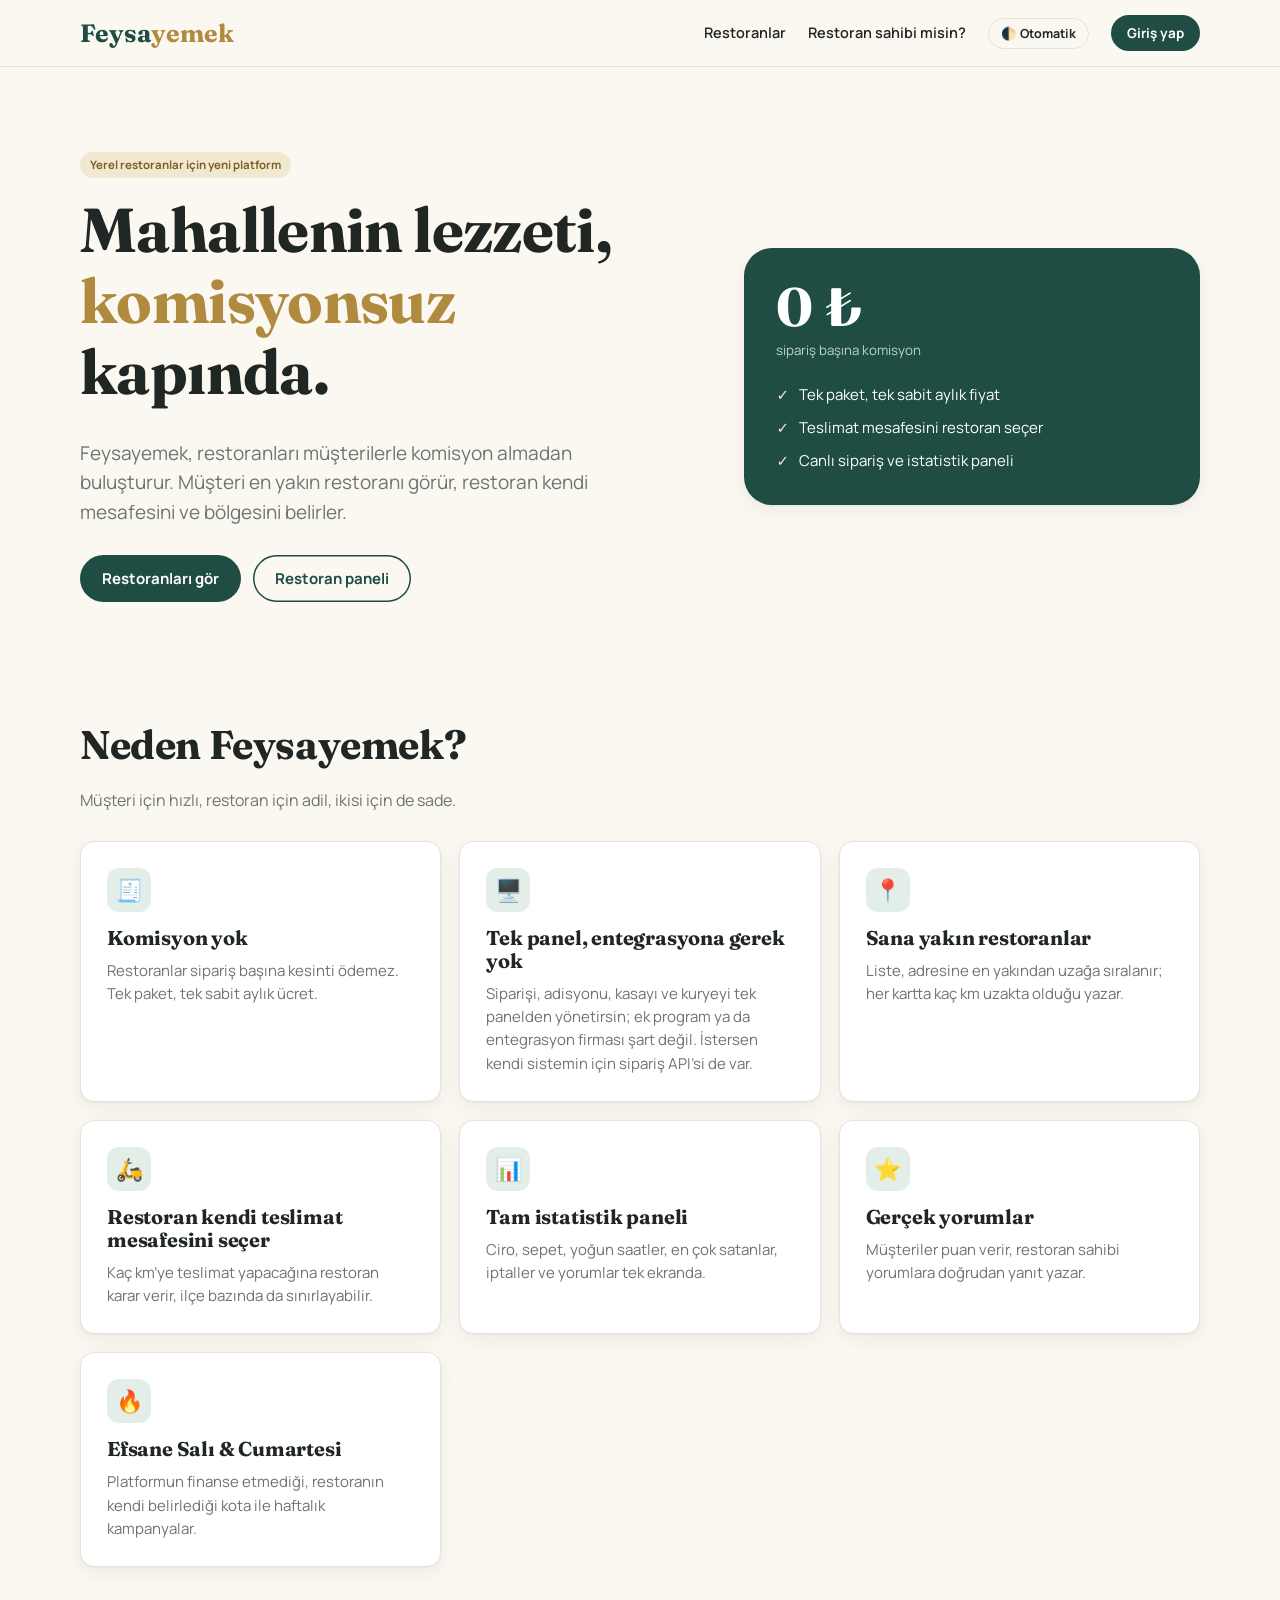
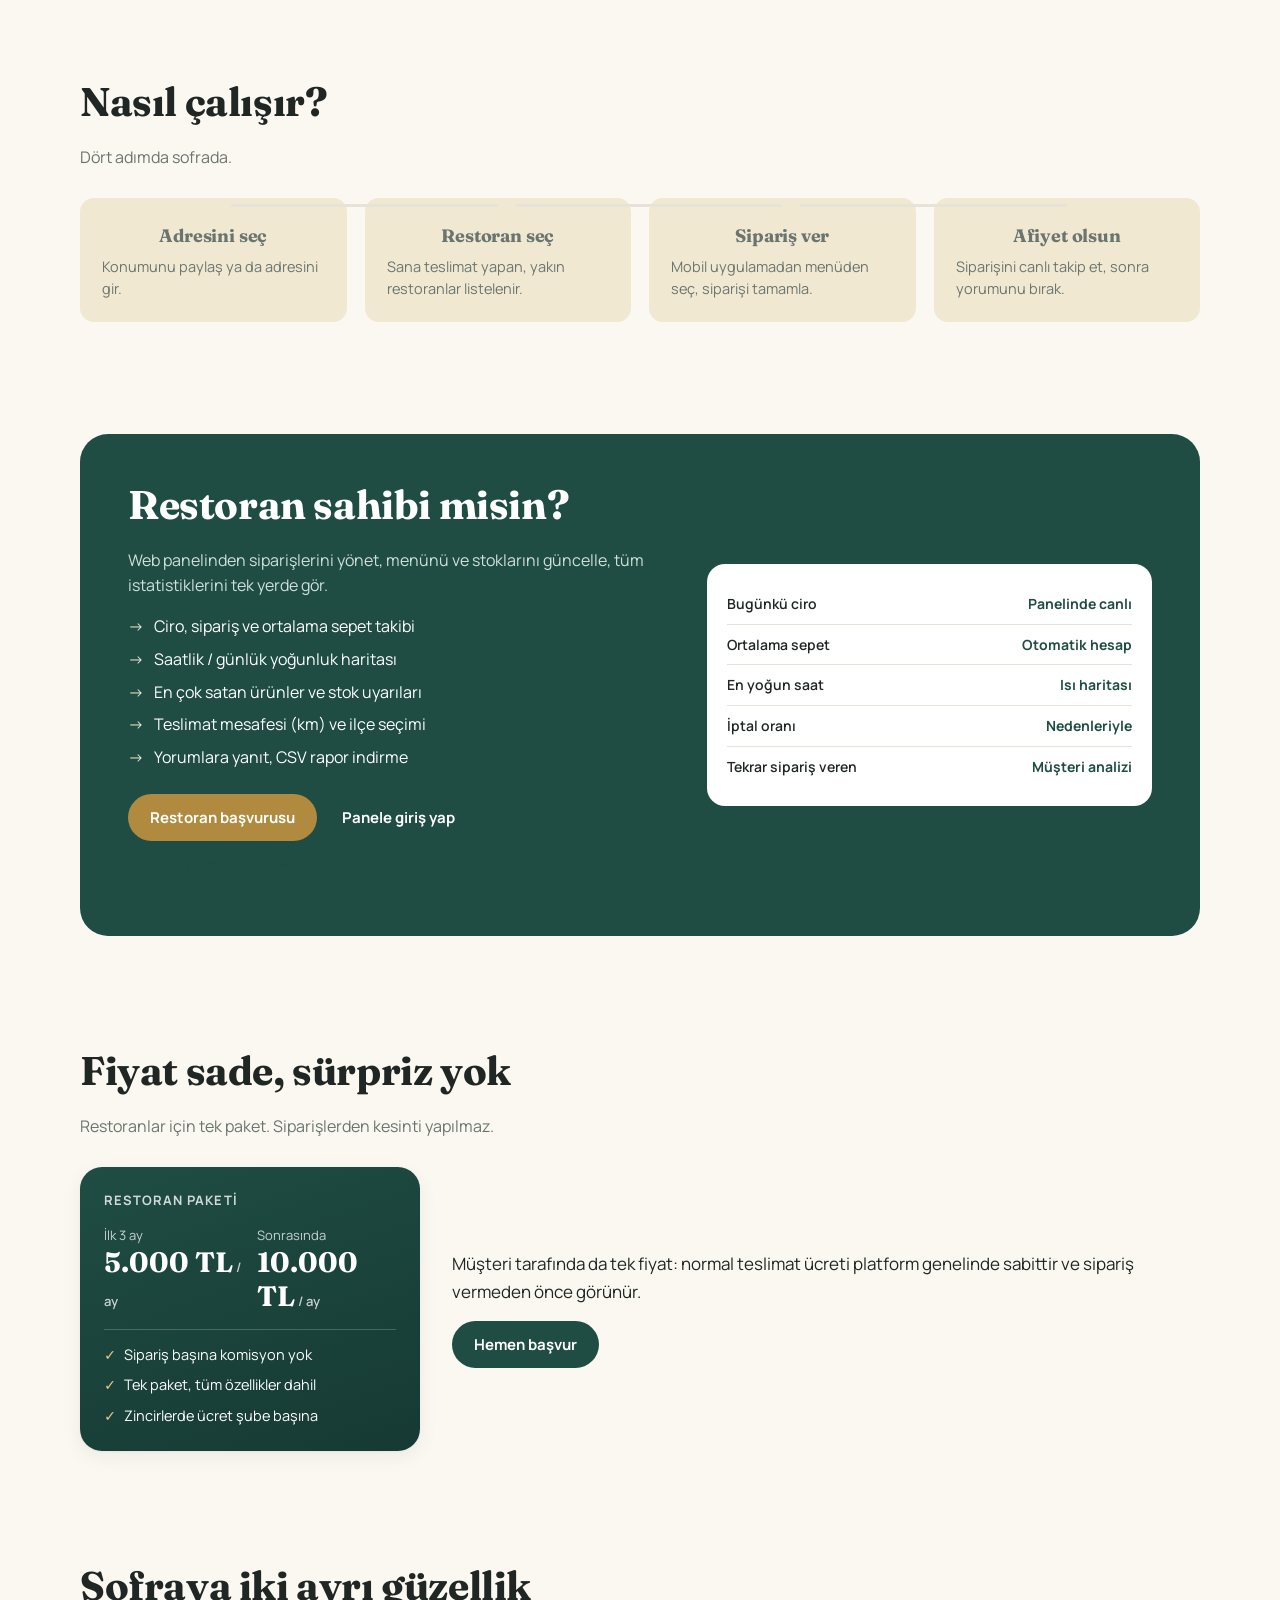
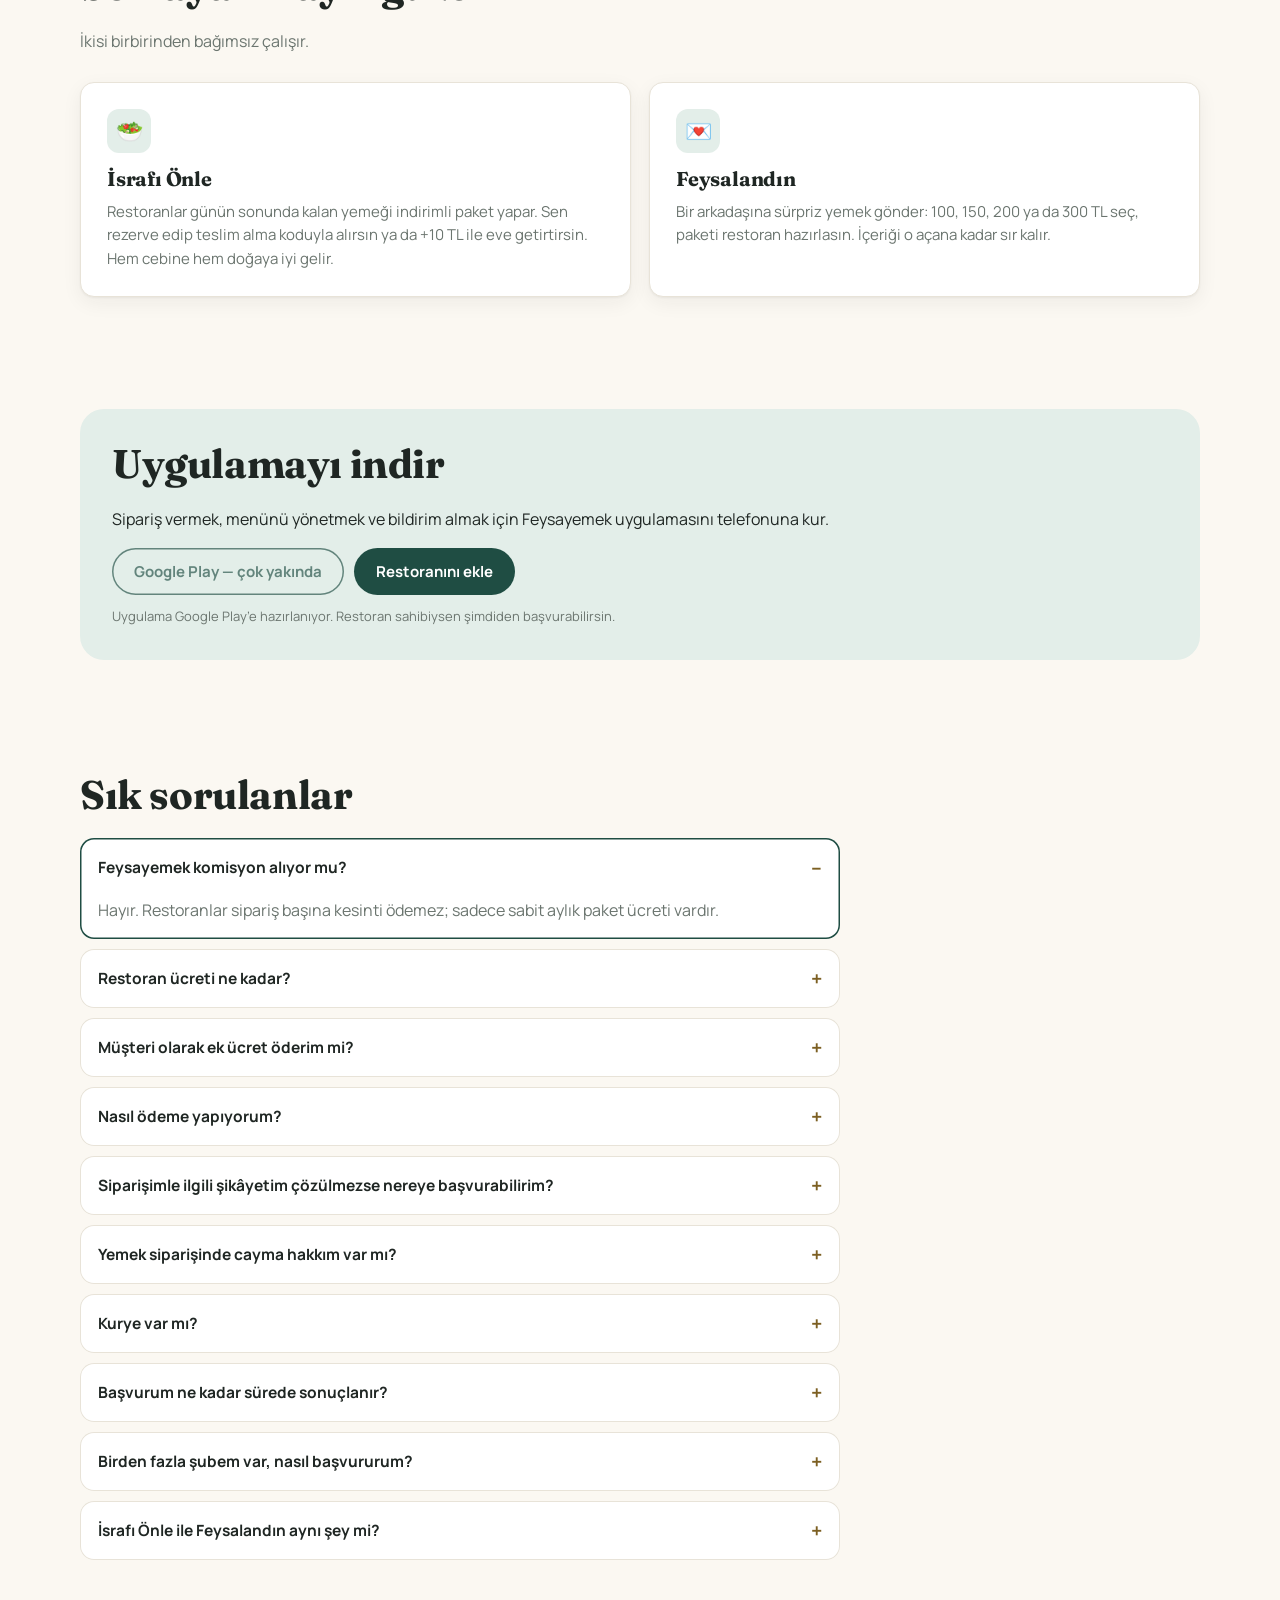
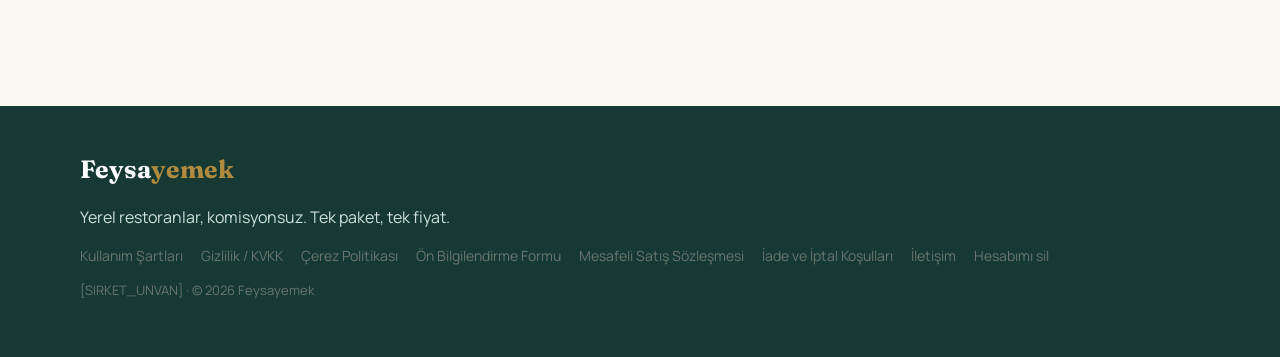
<file: index.html>
<!doctype html>
<html lang="tr">
  <head>
    <meta charset="utf-8" />
    <meta name="viewport" content="width=device-width, initial-scale=1" />
    <title>Feysayemek — Yerel lezzetler, komisyonsuz</title>
    <meta name="description" content="Feysayemek: restoranlar için sabit aylık ücret, komisyon yok. Müşteriler için yakındaki restoranlar." />
    <meta name="theme-color" content="#1f4d43" />
    <link rel="icon" type="image/svg+xml" href="./favicon.svg" />
    <link rel="apple-touch-icon" href="./apple-touch-icon.png" />
    <meta property="og:type" content="website" />
    <meta property="og:site_name" content="Feysayemek" />
    <meta property="og:locale" content="tr_TR" />
    <meta property="og:title" content="Feysayemek — Yerel lezzetler, komisyonsuz" />
    <meta property="og:description" content="Mahallenin lezzeti komisyonsuz kapında. Restoranlar için tek paket, müşteriler için yakındaki restoranlar." />
    <meta property="og:image" content="https://feyzuu1903-oss.github.io/feysayemek-panel/og-image.png" />
    <meta property="og:image:width" content="1200" />
    <meta property="og:image:height" content="630" />
    <meta name="twitter:card" content="summary_large_image" />
    <meta name="twitter:title" content="Feysayemek — Yerel lezzetler, komisyonsuz" />
    <meta name="twitter:image" content="https://feyzuu1903-oss.github.io/feysayemek-panel/og-image.png" />
    <link rel="preconnect" href="https://fonts.googleapis.com" />
    <link rel="preconnect" href="https://fonts.gstatic.com" crossorigin />
    <link href="https://fonts.googleapis.com/css2?family=Fraunces:opsz,wght@9..144,500;9..144,700&family=Manrope:wght@400;500;600;700;800&display=swap" rel="stylesheet" />
    <script type="module" crossorigin src="./assets/index-CDsIu-W4.js"></script>
    <link rel="stylesheet" crossorigin href="./assets/index-Cfqnm0fp.css">
  </head>
  <body>
    <div id="root"></div>
    <script>try{var m=localStorage.getItem('fy_theme_mode_v1');if(m==='light'||m==='dark')document.documentElement.setAttribute('data-theme',m);}catch(e){}</script>
  </body>
</html>
</file>
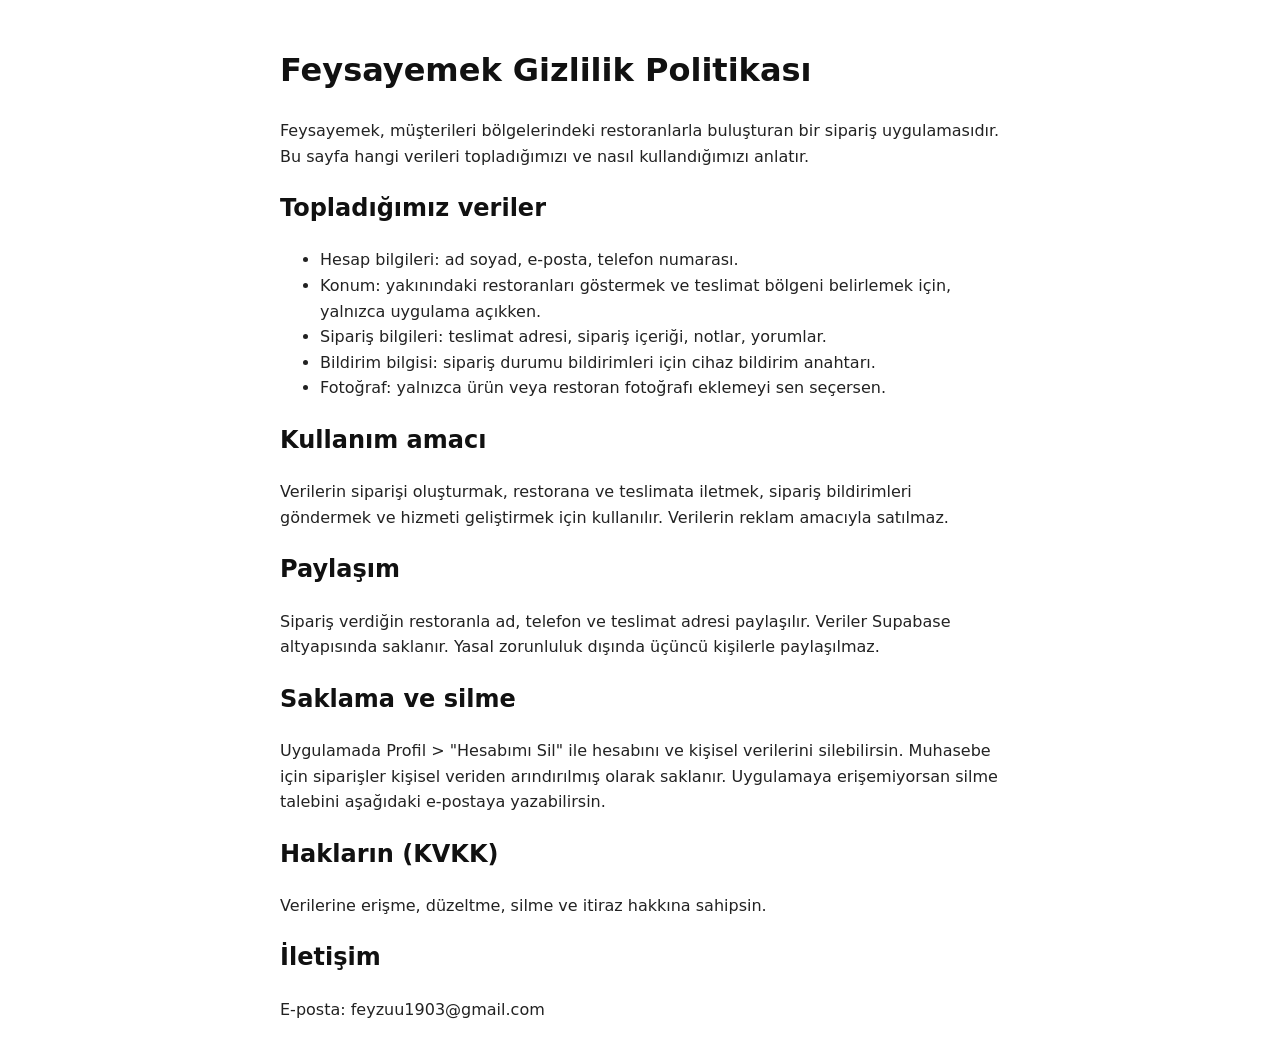
<file: gizlilik.html>
<!doctype html>
<html lang="tr"><head><meta charset="utf-8"><meta name="viewport" content="width=device-width,initial-scale=1">
<title>Feysayemek Gizlilik Politikası</title>
<style>body{font-family:system-ui,sans-serif;max-width:720px;margin:0 auto;padding:24px;line-height:1.6;color:#222}h1,h2{color:#111}</style></head>
<body>
<h1>Feysayemek Gizlilik Politikası</h1>
<p>Feysayemek, müşterileri bölgelerindeki restoranlarla buluşturan bir sipariş uygulamasıdır. Bu sayfa hangi verileri topladığımızı ve nasıl kullandığımızı anlatır.</p>
<h2>Topladığımız veriler</h2>
<ul>
<li>Hesap bilgileri: ad soyad, e-posta, telefon numarası.</li>
<li>Konum: yakınındaki restoranları göstermek ve teslimat bölgeni belirlemek için, yalnızca uygulama açıkken.</li>
<li>Sipariş bilgileri: teslimat adresi, sipariş içeriği, notlar, yorumlar.</li>
<li>Bildirim bilgisi: sipariş durumu bildirimleri için cihaz bildirim anahtarı.</li>
<li>Fotoğraf: yalnızca ürün veya restoran fotoğrafı eklemeyi sen seçersen.</li>
</ul>
<h2>Kullanım amacı</h2>
<p>Verilerin siparişi oluşturmak, restorana ve teslimata iletmek, sipariş bildirimleri göndermek ve hizmeti geliştirmek için kullanılır. Verilerin reklam amacıyla satılmaz.</p>
<h2>Paylaşım</h2>
<p>Sipariş verdiğin restoranla ad, telefon ve teslimat adresi paylaşılır. Veriler Supabase altyapısında saklanır. Yasal zorunluluk dışında üçüncü kişilerle paylaşılmaz.</p>
<h2>Saklama ve silme</h2>
<p>Uygulamada Profil &gt; "Hesabımı Sil" ile hesabını ve kişisel verilerini silebilirsin. Muhasebe için siparişler kişisel veriden arındırılmış olarak saklanır. Uygulamaya erişemiyorsan silme talebini aşağıdaki e-postaya yazabilirsin.</p>
<h2>Hakların (KVKK)</h2>
<p>Verilerine erişme, düzeltme, silme ve itiraz hakkına sahipsin.</p>
<h2>İletişim</h2>
<p>E-posta: feyzuu1903@gmail.com</p>
</body></html>
</file>
<file: assets/index-Cfqnm0fp.css>
:root{--green: #1f4d43;--green-dark: #163a33;--green-soft: #e3eee9;--gold: #b08a3e;--gold-soft: #f1e8d2;--bg: #fbf8f2;--surface: #ffffff;--ink: #1f2623;--muted: #6b756f;--line: #e8e3d8;--danger: #993c1d;--danger-soft: #f7e4dd;--ok: #2f6b4f;--track: #efece4;--gold-text: #7c5f22;--header-bg: rgba(251, 248, 242, .88);--ghost: #1f4d43;--radius: 14px;--shadow: 0 1px 2px rgba(31, 38, 35, .05), 0 6px 20px rgba(31, 38, 35, .06);color-scheme:light}:root[data-theme=dark]{--green: #2f7f69;--green-dark: #1d4a3d;--green-soft: #21393a;--gold: #d2ae62;--gold-soft: #3a3220;--bg: #12181a;--surface: #1b2326;--ink: #ecefec;--muted: #9aa7a4;--line: #33403f;--danger: #d4604d;--danger-soft: #3c2421;--ok: #4fa67f;--track: #2a3639;--gold-text: #e6c786;--header-bg: rgba(18, 24, 26, .88);--ghost: #7fc4ad;--shadow: 0 1px 2px rgba(0, 0, 0, .3), 0 6px 20px rgba(0, 0, 0, .35);color-scheme:dark}@media(prefers-color-scheme:dark){:root:not([data-theme=light]):not([data-theme=dark]){--green: #2f7f69;--green-dark: #1d4a3d;--green-soft: #21393a;--gold: #d2ae62;--gold-soft: #3a3220;--bg: #12181a;--surface: #1b2326;--ink: #ecefec;--muted: #9aa7a4;--line: #33403f;--danger: #d4604d;--danger-soft: #3c2421;--ok: #4fa67f;--track: #2a3639;--gold-text: #e6c786;--header-bg: rgba(18, 24, 26, .88);--ghost: #7fc4ad;--shadow: 0 1px 2px rgba(0, 0, 0, .3), 0 6px 20px rgba(0, 0, 0, .35);color-scheme:dark}}.theme-btn{background:transparent;border:1.5px solid var(--line);color:var(--ink);border-radius:999px;padding:6px 12px;font:700 12.5px Manrope,sans-serif;cursor:pointer}.theme-btn:hover{background:var(--green-soft)}*{box-sizing:border-box}html,body{margin:0}body{font-family:Manrope,system-ui,sans-serif;background:var(--bg);color:var(--ink);line-height:1.55;-webkit-font-smoothing:antialiased}h1,h2,h3{font-family:Fraunces,Georgia,serif;font-weight:700;line-height:1.15;margin:0 0 .5em;letter-spacing:-.01em}a{color:inherit;text-decoration:none}.container{width:min(1120px,100% - 32px);margin-inline:auto}.center-note{padding:80px 16px;text-align:center;color:var(--muted)}.btn{display:inline-flex;align-items:center;justify-content:center;gap:8px;border:0;cursor:pointer;background:var(--green);color:#fff;font:700 15px Manrope,sans-serif;padding:13px 22px;border-radius:999px;transition:background .15s,transform .15s}.btn:hover{background:var(--green-dark)}.btn:active{transform:translateY(1px)}.btn:disabled{opacity:.55;cursor:default}.btn-sm{padding:9px 16px;font-size:13.5px}.btn-ghost{background:transparent;color:var(--ghost);box-shadow:inset 0 0 0 1.5px var(--ghost)}.btn-ghost:hover{background:var(--green-soft)}.btn-gold{background:var(--gold)}.btn-gold:hover{background:#967530}.btn-danger{background:var(--danger)}input,select,textarea{font:500 14.5px Manrope,sans-serif;padding:11px 14px;border:1.5px solid var(--line);border-radius:10px;background:var(--surface);color:var(--ink);width:100%}input:focus,select:focus,textarea:focus{outline:2px solid var(--green);outline-offset:0;border-color:transparent}label{display:block;font-size:12.5px;font-weight:700;color:var(--muted);margin:14px 0 6px}.site-header{position:sticky;top:0;z-index:20;background:var(--header-bg);-webkit-backdrop-filter:blur(10px);backdrop-filter:blur(10px);border-bottom:1px solid var(--line)}.site-header .bar{display:flex;align-items:center;justify-content:space-between;height:66px}.site-header nav{display:flex;align-items:center;gap:22px;font-weight:600;font-size:14.5px}.site-header nav a:not(.btn):hover{color:var(--green)}.site-header nav a.active{color:var(--green)}.logo{font-family:Fraunces,serif;font-weight:700;font-size:25px;color:var(--ghost)}.logo span{color:var(--gold)}.site-footer{margin-top:90px;padding:44px 0;background:var(--green-dark);color:#cfe0da}.site-footer .logo{color:#fff}.hero{padding:84px 0 64px;display:grid;grid-template-columns:1.15fr .85fr;gap:48px;align-items:center}.hero h1{font-size:clamp(38px,5.4vw,62px)}.hero h1 em{font-style:normal;color:var(--gold)}.hero p.lead{font-size:19px;color:var(--muted);max-width:540px}.hero .cta{display:flex;gap:12px;flex-wrap:wrap;margin-top:28px}.hero-card{background:var(--green);color:#fff;border-radius:28px;padding:32px;box-shadow:var(--shadow)}.hero-card .big{font-family:Fraunces,serif;font-size:54px;font-weight:700;line-height:1}.hero-card small{color:#bcd5cc;display:block;margin-top:6px}.hero-card ul{list-style:none;padding:0;margin:22px 0 0;display:grid;gap:10px;font-size:15px}.hero-card li:before{content:"✓";color:var(--gold-soft);margin-right:10px;font-weight:800}.section{padding:56px 0}.section h2{font-size:clamp(28px,3.4vw,40px)}.section .sub{color:var(--muted);max-width:620px;margin-bottom:28px}.features{display:grid;grid-template-columns:repeat(3,1fr);gap:18px}.feature{background:var(--surface);border-radius:var(--radius);padding:26px;box-shadow:var(--shadow);border:1px solid var(--line)}.feature .ico{width:44px;height:44px;border-radius:12px;background:var(--green-soft);display:grid;place-items:center;font-size:22px;margin-bottom:14px}.feature h3{font-size:20px}.feature p{margin:0;color:var(--muted);font-size:15px}.steps{display:grid;grid-template-columns:repeat(4,1fr);gap:18px;counter-reset:s}.step{position:relative;padding:22px;background:var(--gold-soft);border-radius:var(--radius)}.step:before{counter-increment:s;content:counter(s);font-family:Fraunces,serif;font-size:34px;font-weight:700;color:var(--gold)}.step h3{font-size:18px;margin-top:6px}.step p{margin:0;font-size:14.5px;color:var(--muted)}.owner{background:var(--green);color:#fff;border-radius:28px;padding:48px;display:grid;grid-template-columns:1.1fr .9fr;gap:36px;align-items:center}.owner h2{color:#fff}.owner p{color:#cfe0da}.owner ul{list-style:none;padding:0;margin:0 0 24px;display:grid;gap:8px}.owner li:before{content:"→";color:var(--gold-soft);margin-right:10px}.owner .stats-mock{background:var(--surface);color:var(--ink);border-radius:18px;padding:20px}.owner .stats-mock .row{display:flex;justify-content:space-between;padding:9px 0;border-bottom:1px solid var(--line);font-weight:600;font-size:14px}.owner .stats-mock .row:last-child{border:0}.owner .stats-mock b{color:var(--green)}.page-head{padding:44px 0 20px}.page-head h1{font-size:clamp(30px,4vw,44px)}.filters{display:flex;gap:10px;flex-wrap:wrap;margin-bottom:14px;align-items:center}.filters .search{max-width:320px}.chip{border:1.5px solid var(--line);background:var(--surface);border-radius:999px;padding:8px 15px;font:600 13.5px Manrope;cursor:pointer;color:var(--ink)}.chip.on{background:var(--green);color:#fff;border-color:var(--green)}.grid-cards{display:grid;grid-template-columns:repeat(auto-fill,minmax(290px,1fr));gap:20px;margin-top:18px}.rcard{background:var(--surface);border-radius:var(--radius);overflow:hidden;border:1px solid var(--line);box-shadow:var(--shadow);transition:transform .15s;display:block}.rcard:hover{transform:translateY(-3px)}.rcard .photo{aspect-ratio:16/10;background:linear-gradient(135deg,var(--green-soft),var(--gold-soft));display:grid;place-items:center;font-size:46px;position:relative;overflow:hidden}.rcard .photo img{width:100%;height:100%;object-fit:cover;position:absolute;inset:0}.rcard .body{padding:16px 18px 18px}.rcard h3{font-size:20px;margin:0 0 4px}.rcard .meta{color:var(--muted);font-size:13.5px;display:flex;gap:12px;flex-wrap:wrap}.badge{display:inline-block;font-size:11.5px;font-weight:700;padding:4px 10px;border-radius:999px;background:var(--green-soft);color:var(--green)}.badge.gold{background:var(--gold-soft);color:var(--gold-text)}.badge.red{background:var(--danger-soft);color:var(--danger)}.badge.grey{background:var(--track);color:var(--muted)}.empty{color:var(--muted);padding:30px 0;text-align:center}.notice{background:var(--gold-soft);color:var(--gold-text);padding:12px 16px;border-radius:10px;font-size:14px;margin:10px 0}.notice.err{background:var(--danger-soft);color:var(--danger)}.rhero{padding:34px 0 18px;display:flex;gap:24px;align-items:center;flex-wrap:wrap}.rhero .photo{width:140px;height:140px;border-radius:22px;background:var(--green-soft);display:grid;place-items:center;font-size:56px;overflow:hidden}.rhero .photo img{width:100%;height:100%;object-fit:cover}.menu-cat{margin-top:28px}.menu-item{display:flex;justify-content:space-between;gap:18px;padding:16px 0;border-bottom:1px solid var(--line)}.menu-item h4{margin:0 0 3px;font-size:16px}.menu-item p{margin:0;color:var(--muted);font-size:14px}.price{font-weight:800;color:var(--green);white-space:nowrap}.menu-item img{width:84px;height:84px;object-fit:cover;border-radius:12px}.cta-box{background:var(--green);color:#fff;border-radius:var(--radius);padding:22px 24px;margin:22px 0;display:flex;justify-content:space-between;align-items:center;gap:16px;flex-wrap:wrap}.cta-box p{margin:0;color:#cfe0da}.auth-wrap{min-height:70vh;display:grid;place-items:center;padding:40px 16px}.auth-card{width:min(430px,100%);background:var(--surface);border-radius:20px;padding:34px;box-shadow:var(--shadow);border:1px solid var(--line)}.auth-card h1{font-size:28px}.auth-card .btn{width:100%;margin-top:20px}.linkish{background:none;border:0;color:var(--green);font-weight:700;cursor:pointer;margin-top:16px;font-family:inherit;font-size:14px}.panel{display:grid;grid-template-columns:250px 1fr;min-height:100vh}.sidebar{background:var(--green-dark);color:#cfe0da;padding:24px 16px;position:sticky;top:0;height:100vh;overflow-y:auto;display:flex;flex-direction:column}.sidebar .logo{color:#fff;padding:0 10px 22px;display:block}.sidebar nav{display:grid;gap:4px}.sidebar nav a{padding:11px 14px;border-radius:10px;font-weight:600;font-size:14.5px;display:flex;gap:10px;align-items:center}.sidebar nav a:hover{background:#ffffff12}.sidebar nav a.active{background:#ffffff24;color:#fff}.sidebar .foot{margin-top:auto;font-size:13px;padding:0 10px}.sidebar .foot button{margin-top:10px}.panel-main{padding:28px clamp(16px,3vw,40px) 60px;min-width:0}.panel-top{display:flex;justify-content:space-between;align-items:center;gap:12px;flex-wrap:wrap;margin-bottom:22px}.panel-top h1{font-size:30px;margin:0}.panel-top .sub{color:var(--muted);font-size:14px}.seg{display:inline-flex;background:var(--surface);border:1.5px solid var(--line);border-radius:999px;padding:3px}.seg button{border:0;background:transparent;padding:7px 15px;border-radius:999px;font:700 13px Manrope;cursor:pointer;color:var(--muted)}.seg button.on{background:var(--green);color:#fff}.kpis{display:grid;grid-template-columns:repeat(auto-fill,minmax(200px,1fr));gap:14px;margin-bottom:18px}.kpi{background:var(--surface);border:1px solid var(--line);border-radius:var(--radius);padding:18px 20px;box-shadow:var(--shadow)}.kpi .v{font-family:Fraunces,serif;font-size:30px;font-weight:700;color:var(--green);line-height:1.1}.kpi .l{font-size:12.5px;font-weight:700;color:var(--muted);margin-top:6px}.kpi .d{font-size:12px;margin-top:4px;font-weight:700}.kpi .d.up{color:var(--ok)}.kpi .d.down,.kpi.warn .v{color:var(--danger)}.cards{display:grid;grid-template-columns:repeat(12,1fr);gap:16px}.card{background:var(--surface);border:1px solid var(--line);border-radius:var(--radius);padding:20px;box-shadow:var(--shadow);grid-column:span 6;min-width:0}.card.w12{grid-column:span 12}.card.w8{grid-column:span 8}.card.w4{grid-column:span 4}.card h3{font-size:18px;margin-bottom:14px;display:flex;justify-content:space-between;align-items:baseline;gap:8px}.card h3 small{font:600 12px Manrope;color:var(--muted)}.chart-box{height:260px}.list-row{display:flex;justify-content:space-between;gap:12px;padding:9px 0;border-bottom:1px solid var(--line);font-size:14px}.list-row:last-child{border:0}.bar-row{margin:12px 0}.bar-row .top{display:flex;justify-content:space-between;font-size:13.5px;font-weight:600;margin-bottom:5px;gap:10px}.bar-row .track{height:8px;background:var(--track);border-radius:99px;overflow:hidden}.bar-row .fill{height:100%;background:var(--green);border-radius:99px}.bar-row .fill.gold{background:var(--gold)}.table{width:100%;border-collapse:collapse;font-size:14px}.table th{text-align:left;font-size:12px;color:var(--muted);font-weight:700;padding:8px 10px;border-bottom:1.5px solid var(--line)}.table td{padding:12px 10px;border-bottom:1px solid var(--line);vertical-align:top}.table-wrap{overflow-x:auto}.status{font-weight:800;font-size:12.5px;padding:4px 10px;border-radius:999px;background:var(--track);display:inline-block}.heat{display:grid;grid-template-columns:46px repeat(24,1fr);gap:3px;font-size:10px;color:var(--muted)}.heat .c{aspect-ratio:1;border-radius:4px;background:var(--track)}.heat .lab{display:flex;align-items:center;font-weight:700}.heat .hl{text-align:center}.toggle{position:relative;width:44px;height:25px;background:#cfcbbf;border-radius:99px;border:0;cursor:pointer;transition:background .15s;flex:none}.toggle:after{content:"";position:absolute;top:3px;left:3px;width:19px;height:19px;border-radius:50%;background:#fff;transition:transform .15s}.toggle.on{background:var(--green)}.toggle.on:after{transform:translate(19px)}.inline{display:flex;gap:10px;align-items:center;flex-wrap:wrap}.inline input{max-width:200px}.reply{background:var(--green-soft);border-radius:10px;padding:10px 14px;margin-top:8px;font-size:14px}@media(max-width:900px){.hero,.owner,.features,.steps,.panel{grid-template-columns:1fr}.sidebar{position:static;height:auto;flex-direction:row;flex-wrap:wrap;align-items:center;gap:8px;padding:12px}.sidebar .logo{padding:0 8px 0 0}.sidebar nav{display:flex;flex-wrap:wrap}.sidebar .foot{margin:0 0 0 auto}.card,.card.w8,.card.w4{grid-column:span 12}.site-header nav a:not(.btn){display:none}}@media print{.sidebar,.panel-top .inline,.site-header,.site-footer,.no-print{display:none!important}.panel{display:block!important}.panel-main{padding:0!important;margin:0!important}.card,.kpi{break-inside:avoid;box-shadow:none!important}body{background:#fff!important}}.loc-map{touch-action:pan-y;height:260px;border-radius:12px;overflow:hidden;border:1px solid var(--border, #e3e8e5)}.loc-grid{display:grid;grid-template-columns:repeat(auto-fit,minmax(160px,1fr));gap:0 12px}.loc-grid .search{max-width:none;width:100%}.legal{padding:28px 0 56px;max-width:820px}.legal-tabs{display:flex;flex-wrap:wrap;gap:8px;margin-bottom:22px}.legal-tabs a{padding:7px 14px;border-radius:999px;background:var(--surface);box-shadow:inset 0 0 0 1px var(--line);color:var(--ink);text-decoration:none;font-weight:600;font-size:13.5px}.legal-tabs a.on{background:var(--green);color:#fff;box-shadow:none}.legal h1{margin:0 0 8px}.legal h2{font-size:19px;margin:26px 0 8px}.legal p,.legal li{line-height:1.7;color:var(--ink)}.legal .lead{color:var(--muted)}.legal-company{width:100%;border-collapse:collapse;margin-top:8px}.legal-company th,.legal-company td{text-align:left;padding:9px 12px;border-bottom:1px solid var(--line);font-size:14.5px}.legal-company th{width:38%;color:var(--muted);font-weight:600}.legal-company td.todo{color:var(--gold-text);background:var(--gold-soft);font-weight:700;letter-spacing:.02em}.legal-note{margin-top:30px;font-size:13px;color:var(--muted)}.foot-links{display:flex;flex-wrap:wrap;gap:6px 18px;margin:12px 0 8px}.foot-links a{color:var(--muted);text-decoration:none;font-size:14px}.foot-links a:hover{color:var(--ink);text-decoration:underline}.foot-small{font-size:13px;color:var(--muted)}.apply{display:grid;grid-template-columns:minmax(0,1fr) 320px;gap:32px;padding:32px 0 56px;align-items:start}.apply-main{max-width:640px}.apply .input{margin-bottom:8px}.apply-row{display:grid;grid-template-columns:repeat(3,1fr);gap:10px}.apply-row label{font-size:13px;color:var(--muted);font-weight:600}.apply-terms{display:flex;gap:10px;align-items:flex-start;margin-top:10px;font-size:14px}.apply-terms input{margin-top:4px}@media(max-width:860px){.apply{grid-template-columns:1fr}}.price-card{background:linear-gradient(160deg,var(--green) 0%,var(--green-dark) 100%);color:#fff;border-radius:22px;padding:24px;box-shadow:var(--shadow)}.price-head{font:700 13px Manrope,sans-serif;letter-spacing:.08em;text-transform:uppercase;opacity:.8}.price-rows{display:grid;grid-template-columns:1fr 1fr;gap:14px;margin:16px 0}.price-rows small{display:block;opacity:.75;font-size:13px}.price-rows b{font:700 28px Fraunces,serif}.price-rows b span{font:600 13px Manrope,sans-serif;opacity:.75}.price-card ul{list-style:none;margin:0;padding:14px 0 0;border-top:1px solid rgba(255,255,255,.2);display:grid;gap:8px;font-size:14.5px}.price-card li:before{content:"✓";margin-right:8px;color:#e6c786;font-weight:800}.pricing-wrap{display:grid;grid-template-columns:340px 1fr;gap:32px;align-items:center}.pricing-text p{font-size:17px;line-height:1.6;margin:0 0 16px}@media(max-width:760px){.pricing-wrap{grid-template-columns:1fr}}.features.two{grid-template-columns:repeat(2,minmax(0,1fr))}@media(max-width:700px){.features.two{grid-template-columns:1fr}}.download{display:flex;gap:32px;align-items:center;justify-content:space-between;background:var(--green-soft);border-radius:24px;padding:32px;flex-wrap:wrap}.download>div:first-child{flex:1 1 320px}.download h2{margin-top:0}.download .cta{display:flex;gap:10px;flex-wrap:wrap;margin:14px 0 8px}.download .soon{cursor:default;opacity:.65}.hint{color:var(--muted);font-size:13px}.qr{background:#fff;padding:10px;border-radius:16px;box-shadow:var(--shadow);flex:none}.qr-img svg{display:block;width:100%;height:auto}.faq{display:grid;gap:10px;max-width:760px}.faq-item{background:var(--surface);border-radius:14px;box-shadow:inset 0 0 0 1px var(--line)}.faq-item button{width:100%;display:flex;justify-content:space-between;align-items:center;gap:12px;text-align:left;background:none;border:0;color:var(--ink);font:700 15.5px Manrope,sans-serif;padding:16px 18px;cursor:pointer}.faq-item i{font-style:normal;font-size:20px;color:var(--gold-text)}.faq-item p{margin:0;padding:0 18px 16px;color:var(--muted);line-height:1.65}.faq-item.open{box-shadow:inset 0 0 0 1.5px var(--green)}.mn-bar{position:sticky;top:0;z-index:5;background:var(--bg);padding:8px 0 10px;margin-bottom:12px}.mn-search{width:100%;max-width:420px;margin-bottom:8px}.mn-tabs{display:flex;gap:8px;overflow-x:auto;padding-bottom:4px;scrollbar-width:thin}.mn-tab{flex:none;border:1px solid var(--line);background:var(--surface);color:var(--ink);font:700 13px Manrope,sans-serif;padding:8px 14px;border-radius:999px;cursor:pointer;display:inline-flex;gap:6px;align-items:center}.mn-tab span{background:var(--track);color:var(--muted);border-radius:999px;padding:1px 8px;font-size:11px}.mn-tab.on{background:var(--green);border-color:var(--green);color:#fff}.mn-tab.on span{background:#fff;color:var(--green)}.mn-group{margin-bottom:22px}.mn-group-head{display:flex;gap:10px;align-items:center;cursor:pointer;padding:6px 2px 10px;flex-wrap:wrap}.mn-group-head b{font-size:16px}.mn-grid{display:grid;grid-template-columns:repeat(auto-fill,minmax(340px,1fr));gap:14px}.mn-card{position:relative;display:grid;grid-template-columns:96px 1fr auto;gap:12px;align-items:start;background:var(--surface);border:1px solid var(--line);border-radius:18px;padding:12px;box-shadow:var(--shadow)}.mn-card.off{background:var(--track)}.mn-card.off .mn-thumb{opacity:.55}.mn-card.sel{outline:2px solid var(--green)}.mn-check{position:absolute;top:8px;left:8px;z-index:2;width:18px;height:18px;accent-color:var(--green)}.mn-thumb{width:96px;height:96px;border-radius:16px;object-fit:cover;background:var(--track)}.mn-thumb-empty{display:flex;flex-direction:column;align-items:center;justify-content:center;border:1px dashed var(--line);color:var(--muted);font-size:22px}.mn-thumb-empty small{font-size:10px;margin-top:2px}.mn-info{min-width:0}.mn-name b{font-size:15px}.mn-desc{margin:2px 0 0;font-size:12.5px;color:var(--muted);line-height:1.4;display:-webkit-box;-webkit-line-clamp:2;-webkit-box-orient:vertical;overflow:hidden}.mn-desc-empty{font-style:italic;opacity:.8}.mn-priceline{display:flex;align-items:baseline;gap:8px;margin-top:6px}.mn-price{font-size:18px;font-weight:800;color:var(--green)}.mn-old{font-size:13px;color:var(--muted)}.mn-badges{display:flex;flex-wrap:wrap;gap:6px;margin-top:8px}.mn-badge{font-size:11px;font-weight:700;padding:3px 9px;border-radius:999px;background:var(--track);color:var(--muted);border:1px solid var(--line)}.mn-badge.tag{background:var(--green-soft);color:var(--green);border-color:transparent}.mn-badge.sale{background:var(--gold-soft);color:var(--gold-text);border-color:transparent}.mn-side{display:flex;flex-direction:column;align-items:center;gap:4px}.mn-side small{font-size:11px;font-weight:700;color:var(--muted)}.mn-side small.out{color:var(--danger)}.mn-actions{grid-column:1 / -1;display:flex;gap:6px;flex-wrap:wrap;align-items:center;border-top:1px solid var(--line);padding-top:10px}.mn-stock{width:84px;padding:7px 10px}.mn-overlay{position:fixed;inset:0;background:#00000073;z-index:50;display:flex;justify-content:flex-end}.mn-drawer{width:min(560px,100%);height:100%;background:var(--bg);display:flex;flex-direction:column;box-shadow:-8px 0 30px #00000040}.mn-drawer-head{display:flex;align-items:center;justify-content:space-between;padding:14px 18px;border-bottom:1px solid var(--line);background:var(--surface)}.mn-drawer-head h3{margin:0}.mn-drawer-body{flex:1;overflow-y:auto;padding:16px 18px}.mn-drawer-foot{display:flex;gap:10px;justify-content:flex-end;padding:14px 18px;border-top:1px solid var(--line);background:var(--surface)}.mn-sec{background:var(--surface);border:1px solid var(--line);border-radius:16px;padding:14px 16px;margin-bottom:12px}.mn-sec h4{margin:0 0 8px;font-size:12px;letter-spacing:.06em;text-transform:uppercase;color:var(--muted)}.mn-sec label{display:block;margin:10px 0 4px;font-size:12.5px;font-weight:700;color:var(--muted)}.mn-sec textarea{width:100%;font:inherit;padding:10px 12px;border-radius:10px;border:1px solid var(--line);background:var(--bg);color:var(--ink);resize:vertical}.mn-photo{width:100%;max-height:190px;object-fit:cover;border-radius:14px}.mn-photo-empty{height:120px;display:flex;align-items:center;justify-content:center;border:1px dashed var(--line);color:var(--muted)}.mn-chips{display:flex;flex-wrap:wrap;gap:8px}.mn-chip{border:1px solid var(--line);background:var(--track);color:var(--ink);font:600 13px Manrope,sans-serif;padding:7px 14px;border-radius:999px;cursor:pointer}.mn-chip.on{background:var(--green);color:#fff;border-color:var(--green)}.mn-preview{grid-template-columns:96px 1fr;box-shadow:none}@media(max-width:600px){.mn-grid{grid-template-columns:1fr}}.bell-bar{display:flex;flex-wrap:wrap;gap:8px;align-items:center;justify-content:flex-end;margin-bottom:12px}.bell-unlock{flex:1 1 280px;border:0;cursor:pointer;background:var(--gold);color:#fff;font:800 14px Manrope,sans-serif;padding:11px 16px;border-radius:12px;text-align:left;animation:bellpulse 1.6s ease-in-out infinite}.bell-pending{background:var(--danger);color:#fff;font:800 13px Manrope,sans-serif;padding:9px 14px;border-radius:999px;text-decoration:none;animation:bellpulse 1.2s ease-in-out infinite}.bell-toggle{border:1px solid var(--line);background:var(--surface);color:var(--ink);font:700 13px Manrope,sans-serif;padding:9px 14px;border-radius:999px;cursor:pointer}.bell-toggle.on{background:var(--green-soft);color:var(--green);border-color:transparent}.bell-vol{display:inline-flex;align-items:center;gap:6px;font:700 13px Manrope,sans-serif;color:var(--ink)}.bell-vol input{width:110px;accent-color:var(--green)}.bell-bar.compact .bell-vol{color:#fff}.bell-bar.compact .bell-toggle{background:#222;color:#fff;border-color:#444}.bell-bar.compact .bell-toggle.on{background:#1f4d43}@keyframes bellpulse{0%,to{transform:scale(1)}50%{transform:scale(1.025)}}@media(prefers-reduced-motion:reduce){.bell-unlock,.bell-pending{animation:none}}.nav-badge{margin-left:auto;background:var(--danger);color:#fff;font-size:11.5px;font-weight:800;min-width:20px;padding:2px 7px;border-radius:999px;text-align:center}.new-tag{margin-left:10px;background:var(--danger);color:#fff;font-size:11px;font-weight:900;letter-spacing:.5px;padding:3px 8px;border-radius:999px;vertical-align:middle}.order-new{animation:orderglow 1.6s ease-in-out infinite}@keyframes orderglow{0%,to{box-shadow:0 0 0 2px #dc262626}50%{box-shadow:0 0 0 3px var(--danger)}}.steps{display:flex;margin-top:14px}.step{flex:1;display:flex;flex-direction:column;align-items:center;position:relative;font-size:11.5px;color:var(--muted)}.step:before{content:"";position:absolute;top:6px;right:50%;width:100%;height:3px;background:var(--line)}.step:first-child:before{display:none}.step.done:before{background:var(--green)}.step .dot{width:14px;height:14px;border-radius:50%;background:var(--line);position:relative;z-index:1}.step.done .dot{background:var(--green)}.step.cur .dot{box-shadow:0 0 0 4px var(--green-soft)}.step.cur .lbl{color:var(--ink);font-weight:800}.step .lbl{margin-top:5px}@media(prefers-reduced-motion:reduce){.order-new{animation:none;box-shadow:0 0 0 2px var(--danger)}}.guide-back{position:fixed;inset:0;z-index:1000;background:#080c0d99;display:grid;place-items:center;padding:16px}.guide-box{background:var(--bg);color:var(--ink);width:min(440px,100%);max-height:100%;overflow-y:auto;border-radius:22px;padding:18px 22px 22px;box-shadow:0 20px 60px #00000059;display:flex;flex-direction:column;border:1px solid var(--line)}.guide-top{display:flex;justify-content:space-between;align-items:center;font-size:14px;min-height:28px}.guide-skip{border:0;background:transparent;color:var(--muted);font:700 14px Manrope,sans-serif;cursor:pointer}.guide-art{display:grid;place-items:center;padding:26px 0 22px}.guide-circle{width:190px;height:190px;border-radius:50%;background:var(--green-soft);display:grid;place-items:center;position:relative}.guide-big{font-size:72px;line-height:1}.guide-chip{position:absolute;background:var(--surface);border:1px solid var(--line);border-radius:12px;padding:6px 10px;font-size:12px;font-weight:700;white-space:nowrap;box-shadow:var(--shadow)}.guide-tl{top:14px;left:-22px}.guide-tr{top:24px;right:-24px}.guide-bl{bottom:26px;left:-20px}.guide-br{bottom:20px;right:-24px}.guide-where{align-self:flex-start;background:var(--green-soft);color:var(--ghost);font-size:11.5px;font-weight:800;padding:4px 10px;border-radius:999px;margin-bottom:8px}.guide-title{font-size:24px;line-height:1.2;margin:0 0 6px}.guide-text{color:var(--muted);font-size:14.5px;line-height:1.55;min-height:92px;margin:0}.guide-dots{display:flex;gap:6px;margin:14px 0;align-items:center;flex-wrap:wrap}.guide-dots i{width:7px;height:7px;border-radius:4px;background:var(--line);cursor:pointer}.guide-dots i.on{width:22px;background:var(--green)}.guide-btns{display:flex;gap:10px}.guide-next{flex:1}.guide-replay{display:inline-flex;align-items:center;gap:8px;border:0;cursor:pointer;background:var(--green-soft);color:var(--ghost);font:800 14px Manrope,sans-serif;padding:12px 16px;border-radius:12px;margin-bottom:8px}.guide-section{font-size:11.5px;font-weight:800;letter-spacing:.6px;text-transform:uppercase;color:var(--muted);margin:22px 2px 8px}.guide-list{padding:4px 0}.guide-row{display:flex;align-items:center;gap:12px;padding:11px 16px}.guide-row+.guide-row{border-top:1px solid var(--line)}.guide-ico{width:34px;height:34px;border-radius:10px;background:var(--track);display:grid;place-items:center;font-size:17px;flex:none}.guide-rt{flex:1;min-width:0}.guide-rt b{display:block;font-size:14px}.guide-rt small{color:var(--muted);font-size:12px}.guide-git{font-weight:800;font-size:13px;color:var(--ghost);flex:none;padding:6px 4px}@media(max-width:480px){.guide-tl,.guide-bl{left:-6px}.guide-tr,.guide-br{right:-6px}}.kds-root{--bg:#0b1014;--kart:#121a20;--kenar:#1f2a33;--yazi:#eef3f6;--soluk:#8a98a3;--yesil:#1fae74;--sari:#e5b23a;--kirmizi:#e5484d;position:fixed;inset:0;display:flex;flex-direction:column;background:var(--bg);color:var(--yazi);font-size:clamp(14px,1.25vw,26px);user-select:none;-webkit-user-select:none;touch-action:manipulation;overscroll-behavior:none;z-index:50}.kds-bar{display:flex;align-items:center;gap:.9em;padding:.7em 1.1em;border-bottom:1px solid var(--kenar);flex-wrap:wrap}.kds-brand{font-weight:800;font-size:1.2em}.kds-brand span{color:var(--soluk);font-weight:600;font-size:.8em;margin-left:.5em}.kds-tabs{display:flex;gap:.4em;flex-wrap:wrap}.kds-tabs b{padding:.45em .9em;border-radius:2em;background:var(--kart);border:1px solid var(--kenar);color:var(--soluk);font-size:.9em;cursor:pointer}.kds-tabs b.a{background:var(--yesil);border-color:var(--yesil);color:#fff}.kds-right{margin-left:auto;display:flex;gap:.6em;align-items:center}.kds-pill{background:var(--kart);border:1px solid var(--kenar);border-radius:.7em;padding:.4em .7em;color:var(--yazi);font-size:.85em;cursor:pointer;display:inline-flex;align-items:center;gap:.4em}.kds-vol input{width:6em}.kds-clock{font-size:1.5em;font-weight:800;font-variant-numeric:tabular-nums}.kds-body{flex:1;display:flex;min-height:0}.kds-cards{flex:1;display:grid;grid-template-columns:repeat(auto-fill,minmax(17em,1fr));gap:.8em;padding:.9em;align-content:start;overflow-y:auto}.kds-empty{grid-column:1/-1;text-align:center;margin-top:18vh;font-size:1.8em;color:var(--soluk)}.kds-card{background:var(--kart);border:2px solid var(--kenar);border-radius:1em;display:flex;flex-direction:column;overflow:hidden;cursor:pointer;transition:transform .08s,border-color .15s}.kds-card.new{border-color:var(--yesil);box-shadow:0 0 0 3px #1fae7440}.kds-card.warn{border-color:var(--sari)}.kds-card.late{border-color:var(--kirmizi)}.kds-card.armed{transform:scale(.985);box-shadow:0 0 0 4px #eef3f659}.kds-card-head{display:flex;justify-content:space-between;align-items:center;padding:.6em .8em;border-bottom:1px solid var(--kenar)}.kds-no{font-size:1.35em;font-weight:800}.kds-tag{font-size:.55em;font-weight:800;padding:.25em .5em;border-radius:.4em;background:var(--yesil);color:#fff;margin-left:.6em;vertical-align:middle}.kds-time{font-size:1.25em;font-weight:800;font-variant-numeric:tabular-nums;color:var(--yesil)}.kds-card.warn .kds-time{color:var(--sari)}.kds-card.late .kds-time{color:var(--kirmizi)}.kds-tip{font-size:.75em;color:var(--soluk);padding:.5em .8em 0;display:flex;gap:.4em;flex-wrap:wrap;align-items:center}.kds-chip{border:1px solid var(--kenar);border-radius:1em;padding:.1em .6em}.kds-chip.done{color:var(--yesil);border-color:var(--yesil)}.kds-items{padding:.5em .8em;flex:1}.kds-item-name{font-size:1.1em;font-weight:700;margin:.3em 0}.kds-item-name i{font-style:normal;display:inline-block;min-width:1.9em;color:var(--yesil)}.kds-item small{display:block;font-size:.8em;color:var(--soluk);font-weight:500;margin:-.1em 0 .25em 2.3em}.kds-item small.rm{color:var(--kirmizi)}.kds-note{margin:0 .8em .6em;padding:.45em .6em;border-radius:.6em;background:#e5b23a21;color:var(--sari);font-size:.8em;font-weight:600}.kds-hint{text-align:center;font-size:.7em;color:var(--soluk);padding:.55em;border-top:1px solid var(--kenar)}.kds-card.armed .kds-hint{color:var(--yazi);font-weight:700}.kds-sum{width:15em;border-left:1px solid var(--kenar);padding:.9em;overflow-y:auto}.kds-sum h4{font-size:.75em;color:var(--soluk);text-transform:uppercase;letter-spacing:.5px;margin-bottom:.6em}.kds-sum-row{display:flex;justify-content:space-between;font-size:1.05em;font-weight:700;padding:.5em 0;border-bottom:1px solid var(--kenar)}.kds-sum-row b{color:var(--yesil);font-size:1.2em}.kds-foot{display:flex;gap:1.2em;align-items:center;padding:.55em 1.1em;border-top:1px solid var(--kenar);font-size:.8em;color:var(--soluk);flex-wrap:wrap}.kds-foot b{color:var(--yazi)}.kds-off{color:var(--sari);font-weight:700}.kds-link{background:none;border:0;color:var(--soluk);text-decoration:underline;font-size:1em;cursor:pointer}.kds-undo{position:absolute;left:50%;bottom:3.2em;transform:translate(-50%);background:#1c2832;border:1px solid var(--kenar);border-radius:1em;padding:.7em 1.2em;display:flex;gap:1.2em;align-items:center;font-weight:700;box-shadow:0 8px 30px #00000080}.kds-undo button{background:var(--yesil);border:0;color:#fff;font-weight:800;border-radius:.6em;padding:.4em 1em;cursor:pointer;font-size:1em}.kds-pair{align-items:center;justify-content:center}.kds-pair-box{width:min(30em,92vw);text-align:center;padding:1.6em}.kds-pair-box h1{font-size:1.5em;margin:.3em 0}.kds-soft{color:var(--soluk);line-height:1.5}.kds-soft.small{font-size:.8em;margin-top:1em}.kds-soft a{color:var(--soluk)}.kds-err{color:var(--kirmizi);font-weight:700;margin-top:.8em}.kds-code{display:flex;gap:.5em;justify-content:center;margin:1.2em 0}.kds-code b{width:2.2em;height:2.7em;border-radius:.6em;border:2px solid var(--kenar);display:grid;place-items:center;font-size:1.6em;font-weight:800;background:var(--kart)}.kds-code b.cur{border-color:var(--yesil)}.kds-code-input{position:absolute;opacity:0;pointer-events:none;width:1px;height:1px}.kds-big{margin-top:1em;background:var(--yesil);color:#fff;border:0;border-radius:.8em;padding:.9em 1.6em;font-size:1.2em;font-weight:800;cursor:pointer}@media(max-width:760px){.kds-sum{display:none}}.adisyon-overlay{position:fixed;inset:0;background:#0006;z-index:60;display:flex;justify-content:flex-end}.adisyon-panel{width:min(520px,100%);height:100%;overflow:auto;background:var(--bg);padding:16px;display:flex;flex-direction:column;gap:12px;box-shadow:-8px 0 30px #00000040}.adisyon-head{display:flex;align-items:center;gap:8px;flex-wrap:wrap}.adisyon-panel h4,.report-box h4{font-size:12px;color:var(--muted);text-transform:uppercase;letter-spacing:.5px;margin:0 0 8px}.adisyon-sum>div:not(h4){display:flex;justify-content:space-between;gap:12px;padding:4px 0}.adisyon-sum .ind{color:#14935f}.adisyon-sum .tot{border-top:1px solid var(--line);margin-top:4px;padding-top:8px;font-size:18px;font-weight:800}.report-grid{display:grid;grid-template-columns:repeat(auto-fit,minmax(150px,1fr));gap:10px;margin-bottom:12px}.report-grid .card{padding:12px 16px}.report-grid b{font-size:20px}.report-table{width:100%;border-collapse:collapse}.report-table th,.report-table td{text-align:left;padding:7px 8px;border-bottom:1px solid var(--line);font-size:14px}.nav-group{font-size:11px;text-transform:uppercase;letter-spacing:.06em;opacity:.55;margin:14px 12px 4px;font-weight:700}.adm-bars{display:flex;align-items:flex-end;gap:4px;padding-top:18px;overflow-x:auto}.adm-col{flex:1;min-width:14px;display:flex;flex-direction:column;justify-content:flex-end;align-items:center;height:100%;position:relative}.adm-col i{font-style:normal;font-size:11px;font-weight:700;min-height:14px}.adm-col .adm-bar{width:100%;background:var(--green);border-radius:5px 5px 0 0}.adm-col span{font-size:10.5px;color:var(--muted);height:16px;margin-top:4px;white-space:nowrap}.adm-meter{height:8px;background:var(--track);border-radius:9px;overflow:hidden;margin-top:4px}.adm-meter b{display:block;height:100%;background:var(--green)}.adm-tag{display:inline-block;font-size:11.5px;padding:2px 8px;border-radius:99px;font-weight:700;background:var(--track);color:var(--ink)}.adm-tag.r{background:#fbe6e3;color:#c0392b}.adm-tag.y{background:#fdf1dc;color:#b7791f}.adm-overlay{position:fixed;inset:0;background:#0000006b;z-index:60;display:flex;justify-content:flex-end}.adm-overlay.adm-center{justify-content:center;align-items:center;padding:16px;z-index:70}.adm-drawer{width:min(720px,100%);height:100%;background:var(--bg);border-left:1px solid var(--line);display:flex;flex-direction:column;box-shadow:-8px 0 30px #0000002e}.adm-drawer-head{display:flex;justify-content:space-between;align-items:flex-start;gap:12px;padding:18px 20px;border-bottom:1px solid var(--line);background:var(--surface)}.adm-drawer-head h2{margin:0;font-size:22px}.adm-drawer-body{padding:16px 20px 40px;overflow-y:auto;flex:1}.adm-modal{background:var(--surface);border-radius:var(--radius);border:1px solid var(--line);padding:22px;width:min(460px,100%);box-shadow:var(--shadow)}.adm-modal h3{margin:0 0 8px}.adm-modal-actions{display:flex;justify-content:flex-end;gap:10px;margin-top:14px}.adm-lbl{display:block;font-size:12.5px;font-weight:700;color:var(--muted);margin:10px 0 4px}.adm-tabs{display:flex;gap:6px;flex-wrap:wrap;margin:0 0 14px}.adm-row2{display:grid;grid-template-columns:1fr 1fr;gap:10px}.adm-diff{display:grid;grid-template-columns:130px 1fr 1fr;gap:6px 12px;font-size:13.5px;align-items:start}.adm-diff .old{background:var(--danger-soft);border-radius:8px;padding:6px 9px;word-break:break-word}.adm-diff .new{background:var(--green-soft);border-radius:8px;padding:6px 9px;word-break:break-word}.adm-click tbody tr{cursor:pointer}.adm-click tbody tr:hover{background:var(--green-soft)}.adm-tag.g{background:var(--green-soft);color:var(--green)}@media(max-width:640px){.adm-row2,.adm-diff{grid-template-columns:1fr}}.mn-menu-wrap{position:relative}.mn-pop{position:absolute;right:0;top:calc(100% + 6px);z-index:20;min-width:230px;background:var(--surface);border:1px solid var(--line);border-radius:14px;box-shadow:var(--shadow);padding:6px;display:flex;flex-direction:column}.mn-pop button{text-align:left;background:none;border:0;color:var(--ink);font:700 14px Manrope,sans-serif;padding:11px 12px;border-radius:10px;cursor:pointer}.mn-pop button:hover{background:var(--green-soft)}.mn-more{width:100%;display:flex;justify-content:space-between;align-items:center;background:var(--surface);border:1px solid var(--line);border-radius:14px;padding:13px 16px;color:var(--ink);font:700 14px Manrope,sans-serif;cursor:pointer}.mn-cat{background:var(--surface);border:1px solid var(--line);border-radius:16px;margin-bottom:12px;overflow:hidden}.mn-cat-head{display:flex;align-items:center;gap:10px;padding:12px 16px;cursor:pointer;flex-wrap:wrap}.mn-cat-head b{font-size:16px}.mn-item{display:flex;align-items:center;gap:12px;padding:10px 16px;border-top:1px solid var(--line);cursor:pointer;flex-wrap:wrap}.mn-item:hover{background:var(--green-soft)}.mn-item.off .mn-mini{opacity:.5}.mn-item.sel{outline:2px solid var(--green);outline-offset:-2px}.mn-mini{width:46px;height:46px;border-radius:10px;object-fit:cover;background:var(--track);flex:none}.mn-mini-empty{display:flex;align-items:center;justify-content:center;font-size:20px}.mn-item-t{flex:1;min-width:0}.mn-item-t b{display:block;font-size:15px}.mn-item-t small{color:var(--muted);font-size:12.5px;display:block;white-space:nowrap;overflow:hidden;text-overflow:ellipsis}.mn-item-pr{font-weight:800;font-size:15px}.mn-item-tools{display:flex;gap:6px;align-items:center;flex-wrap:wrap;width:100%;padding-left:58px}.cat-strip{position:sticky;top:67px;z-index:15;display:flex;gap:8px;overflow-x:auto;padding:10px 0;margin:0 -4px;background:var(--bg);border-bottom:1px solid var(--line);scrollbar-width:none}.cat-strip::-webkit-scrollbar{display:none}.cat-tab{flex:none;border:0;background:var(--track);color:var(--ink);font:700 14px Manrope,sans-serif;padding:8px 16px;border-radius:999px;cursor:pointer;white-space:nowrap}.cat-tab.on{background:var(--green);color:#fff}.kds-cards{display:flex;flex-direction:column;gap:.55em}.kds-row{display:flex;align-items:center;gap:1em;background:var(--kart);border:2px solid var(--kenar);border-radius:.8em;padding:.75em 1em;cursor:pointer;-webkit-user-select:none;user-select:none;transition:transform .08s,border-color .15s}.kds-row:active{transform:scale(.995)}.kds-row.new{border-color:var(--yesil)}.kds-row.warn{border-color:var(--sari)}.kds-row.late{border-color:var(--kirmizi)}.kds-row.armed{outline:3px solid var(--yazi)}.kds-row .kds-no{min-width:4.2em}.kds-row .kds-time{min-width:3.6em}.kds-row.warn .kds-time{color:var(--sari)}.kds-row.late .kds-time{color:var(--kirmizi)}.kds-line{flex:1;font-size:1.15em;line-height:1.45}.kds-line .rm{color:var(--kirmizi);font-weight:900}.kds-line .ex{color:var(--yesil);font-weight:600}.kds-line .nt{color:var(--sari);font-weight:600}.kds-sep{color:var(--soluk)}.kds-meta{font-size:.8em;color:var(--soluk);display:flex;gap:.4em;align-items:center;flex-wrap:wrap;justify-content:flex-end;max-width:30%}.kds-arm{color:var(--yazi);font-weight:700}.iq{border:1px solid var(--kenar,#e7e3dc);border-radius:12px;padding:12px;margin-top:12px}.iq h5{margin:14px 0 6px;font-size:.9em}.iq-row{display:flex;gap:6px;align-items:center;flex-wrap:wrap;margin-top:6px}.iq-row input{flex:1;min-width:120px}.iq-line{display:flex;align-items:center;gap:8px;padding:5px 0;border-bottom:1px solid var(--kenar,#e7e3dc)}.iq-line span:first-child{flex:1}.iq-p{font-weight:700;color:var(--yesil,#1f5c4a)}.iq-x{background:none;border:0;color:#c62828;font-weight:800;cursor:pointer}.mn-chip.iq-rm{background:#fdecea;color:#c62828;border-color:#f3c4bf}.mn-chip.iq-add{border-style:dashed}.iq-side{border:1px solid var(--kenar,#e7e3dc);border-radius:10px;padding:8px;margin-bottom:8px}.panel.panel-tn{display:block}.tn{position:sticky;top:0;z-index:40;background:var(--card,#fff);color:var(--text,#17201c);border-bottom:1px solid var(--line,#e4e8e6);box-shadow:0 2px 10px #0000000d}.tn-row{display:flex;align-items:center;gap:10px;padding:8px 18px;flex-wrap:wrap}.tn-logo{color:var(--green-dark);font-weight:900;font-size:19px;margin-right:4px;text-decoration:none}.tn-name{font-weight:700;font-size:14px}.tn-branch{border:1px solid var(--line,#e4e8e6);border-radius:9px;padding:6px 8px;font-weight:700;background:var(--card,#fff);color:inherit}.tn-nav{display:flex;gap:2px;padding:0 14px;overflow-x:auto}.tn-b{background:none;border:0;border-bottom:3px solid transparent;color:var(--muted,#6b7a73);font:inherit;font-weight:700;font-size:14.5px;padding:11px 14px;cursor:pointer;text-decoration:none;white-space:nowrap;display:flex;align-items:center;gap:5px}.tn-b:hover{color:var(--green-dark)}.tn-b.on{color:var(--green-dark);border-bottom-color:var(--green-dark)}.tn-sub{display:flex;gap:6px;padding:8px 18px;border-top:1px solid var(--line,#e4e8e6);background:#1f7a5c09;overflow-x:auto}.tn-sub a{display:flex;gap:6px;align-items:center;white-space:nowrap;border:1px solid var(--line,#e4e8e6);background:var(--card,#fff);color:inherit;border-radius:9px;padding:6px 12px;font-size:13px;font-weight:600;text-decoration:none}.tn-sub a:hover{border-color:var(--green-dark)}.tn-sub a.on{background:#1f7a5c1a;border-color:var(--green-dark);color:var(--green-dark)}.tn-new{font-style:normal;background:#2b8a3e;color:#fff;border-radius:4px;padding:0 5px;font-size:10px;font-weight:800}.tn-badge{background:#e0336e;color:#fff;border-radius:99px;font-size:11px;padding:1px 7px;margin-left:4px}.tn-status{margin-left:auto;display:flex;gap:6px;align-items:center;flex-wrap:wrap}.tn-pill{border:1px solid var(--line,#e4e8e6);border-radius:99px;padding:6px 12px;font-weight:700;font-size:12.5px;cursor:pointer;text-decoration:none;color:inherit;background:var(--card,#fff);font-family:inherit;display:inline-flex;align-items:center;gap:4px}.tn-pill.green{background:#ebfbee;border-color:#b2f2bb;color:#2b8a3e}.tn-pill.red{background:#fff5f5;border-color:#ffc9c9;color:#c92a2a}.tn-pill.gold{background:#e7f5ff;border-color:#a5d8ff;color:#1c7ed6}.tn-pill.pink{background:#fff0f6;border-color:#fcc2d7;color:#c2255c}.tn-pill.dark{background:#1f1a17;border-color:#1f1a17;color:#fff}.tn-me{display:flex;gap:8px;align-items:center}.panel-tn .panel-main{max-width:1400px;margin:0 auto}@media(max-width:900px){.tn-status{margin-left:0;width:100%}.tn-b{padding:10px}}.card.w6{grid-column:span 6}@media(max-width:900px){.card.w6{grid-column:span 12}}.lib-tag{display:inline-block;border-radius:6px;padding:2px 7px;font-size:11px;font-weight:800;margin-left:6px;vertical-align:middle}.lib-tag.red{background:#fff5f5;color:#c92a2a}.lib-tag.blue{background:#e7f5ff;color:#1c7ed6}.lib-tag.or{background:#fff4e6;color:#d9480f}.cc-rec{border-left:4px solid var(--green-dark)}.cc-rec h3{margin-top:0}.cc-cal{display:grid;grid-template-columns:repeat(7,1fr);gap:5px}.cc-h{font-size:12px;font-weight:800;color:var(--muted);text-align:center}.cc-d{background:var(--surface);border:1px solid var(--line);border-radius:9px;min-height:70px;padding:5px;font-size:12px;overflow:hidden}.cc-d.empty{background:transparent;border:0}.cc-d.today{border-color:var(--green-dark);box-shadow:0 0 0 1px var(--green-dark)}.cc-ev{display:block;color:#fff;border-radius:4px;padding:1px 4px;margin-top:3px;font-size:10.5px;white-space:nowrap;overflow:hidden;text-overflow:ellipsis}.pk-card{text-align:center}.pk-prev{margin:6px auto 12px;width:260px;height:150px;border-radius:18px;background:#1f7a5c;color:#fff;border:5px solid #f2b544;display:flex;flex-direction:column;align-items:center;justify-content:center;gap:4px;padding:10px;box-sizing:border-box}.pk-prev.round{width:170px;height:170px;border-radius:50%}.pk-prev b{font-size:18px;line-height:1.1}.pk-prev small{font-size:12px;opacity:.95}.pk-prev i{font-style:normal;font-weight:900}.pk-prev i span{color:#f2b544}.ord-pay{font-weight:900;letter-spacing:.3px}.ord-pref{display:inline-block;background:#fff5f5;color:#c92a2a;border-radius:6px;padding:2px 7px;font-size:11.5px;font-weight:900;margin:2px 4px 2px 0}.ord-change{display:inline-block;background:#fff4e6;color:#d9480f;border-radius:6px;padding:2px 7px;font-size:12px;font-weight:800;margin-top:3px}@media print{.fin-report .no-print,.tn{display:none!important}}.panel.panel-tn .panel-main{padding:18px 24px 60px}@media(max-width:700px){.panel.panel-tn .panel-main{padding:14px 16px 50px}}label.inline input[type=checkbox],label.inline input[type=radio]{width:auto;flex:none;margin:0}label.inline{justify-content:flex-start}.mn-drawer.ie-drawer{width:min(900px,100%)}.ie-steps{display:flex;gap:6px;padding:10px 18px;background:var(--surface);border-bottom:1px solid var(--line)}.ie-steps button{flex:1;border:1px solid var(--line);background:var(--bg);color:inherit;border-radius:10px;padding:8px;font:inherit;font-weight:700;font-size:13px;cursor:pointer}.ie-steps button.on{background:var(--green);border-color:var(--green);color:#fff}.ie-grid{flex:1;display:grid;grid-template-columns:1fr 290px;min-height:0}.ie-grid .mn-drawer-body{min-height:0}.ie-side{border-left:1px solid var(--line);padding:16px;overflow-y:auto;background:var(--surface)}.ie-only-narrow{display:none}.ie-phone{border:8px solid #1d1d1d;border-radius:28px;background:#fff;color:#17201c;padding:12px;max-width:250px;margin:0 auto;font-size:13px}.ie-ph{width:100%;height:110px;object-fit:cover;border-radius:12px;display:block;margin-bottom:8px}.ie-ph-empty{display:flex;align-items:center;justify-content:center;background:#f1f3f2;font-size:34px}.ie-n{display:block;font-size:15px}.ie-d{margin:3px 0;color:#66736d;font-size:12px}.ie-price{color:#1f7a5c;font-weight:900;margin:4px 0 6px}.ie-gl{font-size:11.5px;color:#66736d;font-weight:700;margin:8px 0 3px}.ie-opt{display:flex;justify-content:space-between;border:1px solid #e3e8e5;border-radius:8px;padding:5px 8px;margin:3px 0;font-size:12.5px}.ie-add{background:#1f7a5c;color:#fff;text-align:center;border-radius:10px;padding:8px;font-weight:800;margin-top:10px}.ie-sum{list-style:none;padding:0;margin:12px 0 0;display:grid;gap:6px;font-weight:600}.io-row{display:flex;gap:8px;align-items:center;border:1px solid var(--line);border-radius:12px;padding:10px 12px;margin-bottom:8px;background:var(--surface)}.io-ed{border:2px solid var(--green);border-radius:14px;padding:12px;margin-bottom:10px;background:var(--surface)}.io-q{margin:10px 0 4px}.io-q b{display:block;margin-bottom:4px}.io-pick{border:1px dashed var(--line);border-radius:12px;padding:10px 12px;display:grid;gap:6px}.mn-quick{display:flex;gap:8px;padding:10px 16px 14px;border-top:1px dashed var(--line);align-items:center}.mn-quick input:first-child{flex:1}.mn-quick input[type=number]{max-width:110px}.mn-copy{padding:4px 9px}.mn-health{display:flex;gap:6px;flex-wrap:wrap;align-items:center;background:var(--surface);border:1px solid var(--line);border-radius:14px;padding:10px 14px;margin-bottom:12px}@media(max-width:820px){.ie-grid{grid-template-columns:1fr}.ie-side{display:none}.ie-only-narrow{display:block;margin-bottom:10px}}.tel-overlay{position:fixed;inset:0;background:#00000073;z-index:70;display:flex;align-items:stretch;justify-content:center;padding:2vh 2vw}.tel-win{background:var(--bg);border-radius:var(--radius);width:min(1280px,100%);display:flex;flex-direction:column;overflow:hidden;box-shadow:0 20px 60px #0000004d}.tel-head{display:flex;align-items:center;gap:12px;flex-wrap:wrap;padding:14px 18px;border-bottom:1px solid var(--line);background:var(--surface)}.tel-body{flex:1;display:grid;grid-template-columns:minmax(0,1.25fr) minmax(0,1fr);gap:14px;padding:14px;overflow:hidden;min-height:0}.tel-menu,.tel-side{overflow:auto;min-height:0;min-width:0}.tel-menu>input{width:100%;margin-bottom:8px;position:sticky;top:0;z-index:1}.tel-menu h4,.tel-box h4{font-size:12px;color:var(--muted);text-transform:uppercase;letter-spacing:.5px;margin:12px 0 6px}.tel-box h4{margin-top:0}.tel-items{display:grid;grid-template-columns:repeat(auto-fill,minmax(170px,1fr));gap:8px}.tel-item{display:flex;flex-direction:column;align-items:flex-start;gap:4px;text-align:left;padding:10px 12px;border:1px solid var(--line);border-radius:12px;background:var(--surface);color:var(--ink);cursor:pointer;font:inherit}.tel-item:hover:not(:disabled){border-color:var(--green);box-shadow:var(--shadow)}.tel-item:disabled{opacity:.45;cursor:not-allowed}.tel-item b{color:var(--green)}.tel-side{display:flex;flex-direction:column;gap:10px}.tel-box{padding:12px 14px}.tel-known{margin-top:8px;background:#fff3c4;color:#5c3b00;border-radius:10px;padding:8px 10px}.tel-note{margin-top:4px;font-weight:700}.tel-last{display:flex;gap:8px;align-items:center;border-top:1px dashed rgba(0,0,0,.15);margin-top:6px;padding-top:6px;flex-wrap:wrap}.tel-last-items{font-size:13px;overflow:hidden;text-overflow:ellipsis}.tel-line{border-bottom:1px solid var(--line);padding:8px 0}.tel-qty{display:flex;align-items:center;gap:6px}.tel-qty button{width:28px;height:28px;border-radius:8px;border:1px solid var(--line);background:var(--surface);color:var(--ink);font-weight:800;cursor:pointer}.tel-opts{margin-top:6px;padding:8px;border-radius:10px;background:var(--green-soft);display:flex;flex-direction:column;gap:6px}.tel-opts .chip{margin:3px 4px 0 0}.tel-link{background:none;border:0;color:var(--green);cursor:pointer;padding:0;font-weight:700;font-size:13px;text-decoration:none}.tel-sum{margin-top:10px}.tel-sum>div{display:flex;justify-content:space-between;padding:3px 0}.tel-sum .tot{border-top:1px solid var(--line);margin-top:4px;padding-top:8px;font-size:18px;font-weight:800}.mud-strip{background:#fff3c4;color:#5c3b00;border-radius:8px;padding:6px 10px;margin-bottom:8px}.mud-strip .sub{color:#7a5a20}.mud-strip-note{margin-top:3px;font-weight:700}.mud-table{width:100%;border-collapse:collapse}.mud-table th{text-align:left;font-size:12px;color:var(--muted);text-transform:uppercase;letter-spacing:.4px;padding:8px;border-bottom:1px solid var(--line)}.mud-table td{padding:10px 8px;border-bottom:1px solid var(--line);vertical-align:top}.mud-tags .chip{margin:0 4px 4px 0}.mud-not{width:100%;min-width:200px}.mud-ad{width:100%;min-width:140px;font-weight:700}@media(max-width:900px){.tel-body{grid-template-columns:1fr;overflow:auto}.tel-menu,.tel-side{overflow:visible}}
</file>
